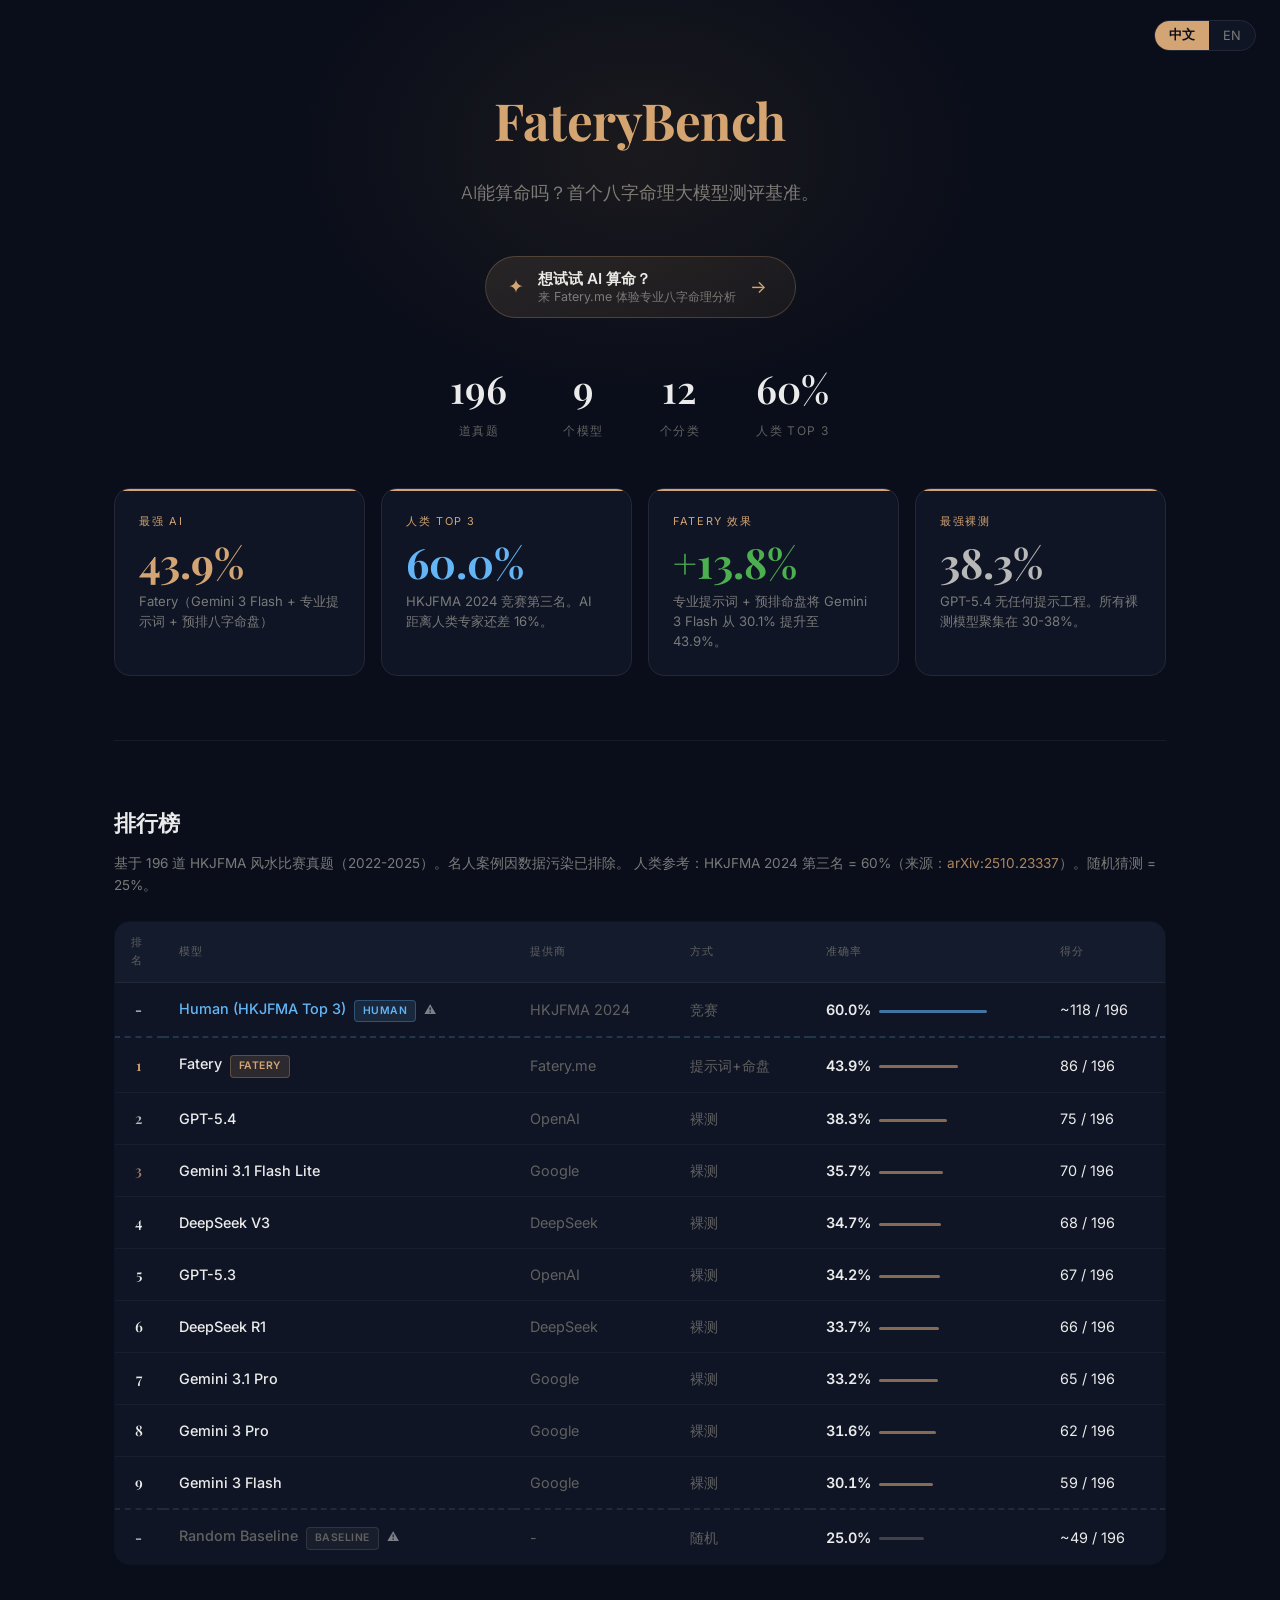
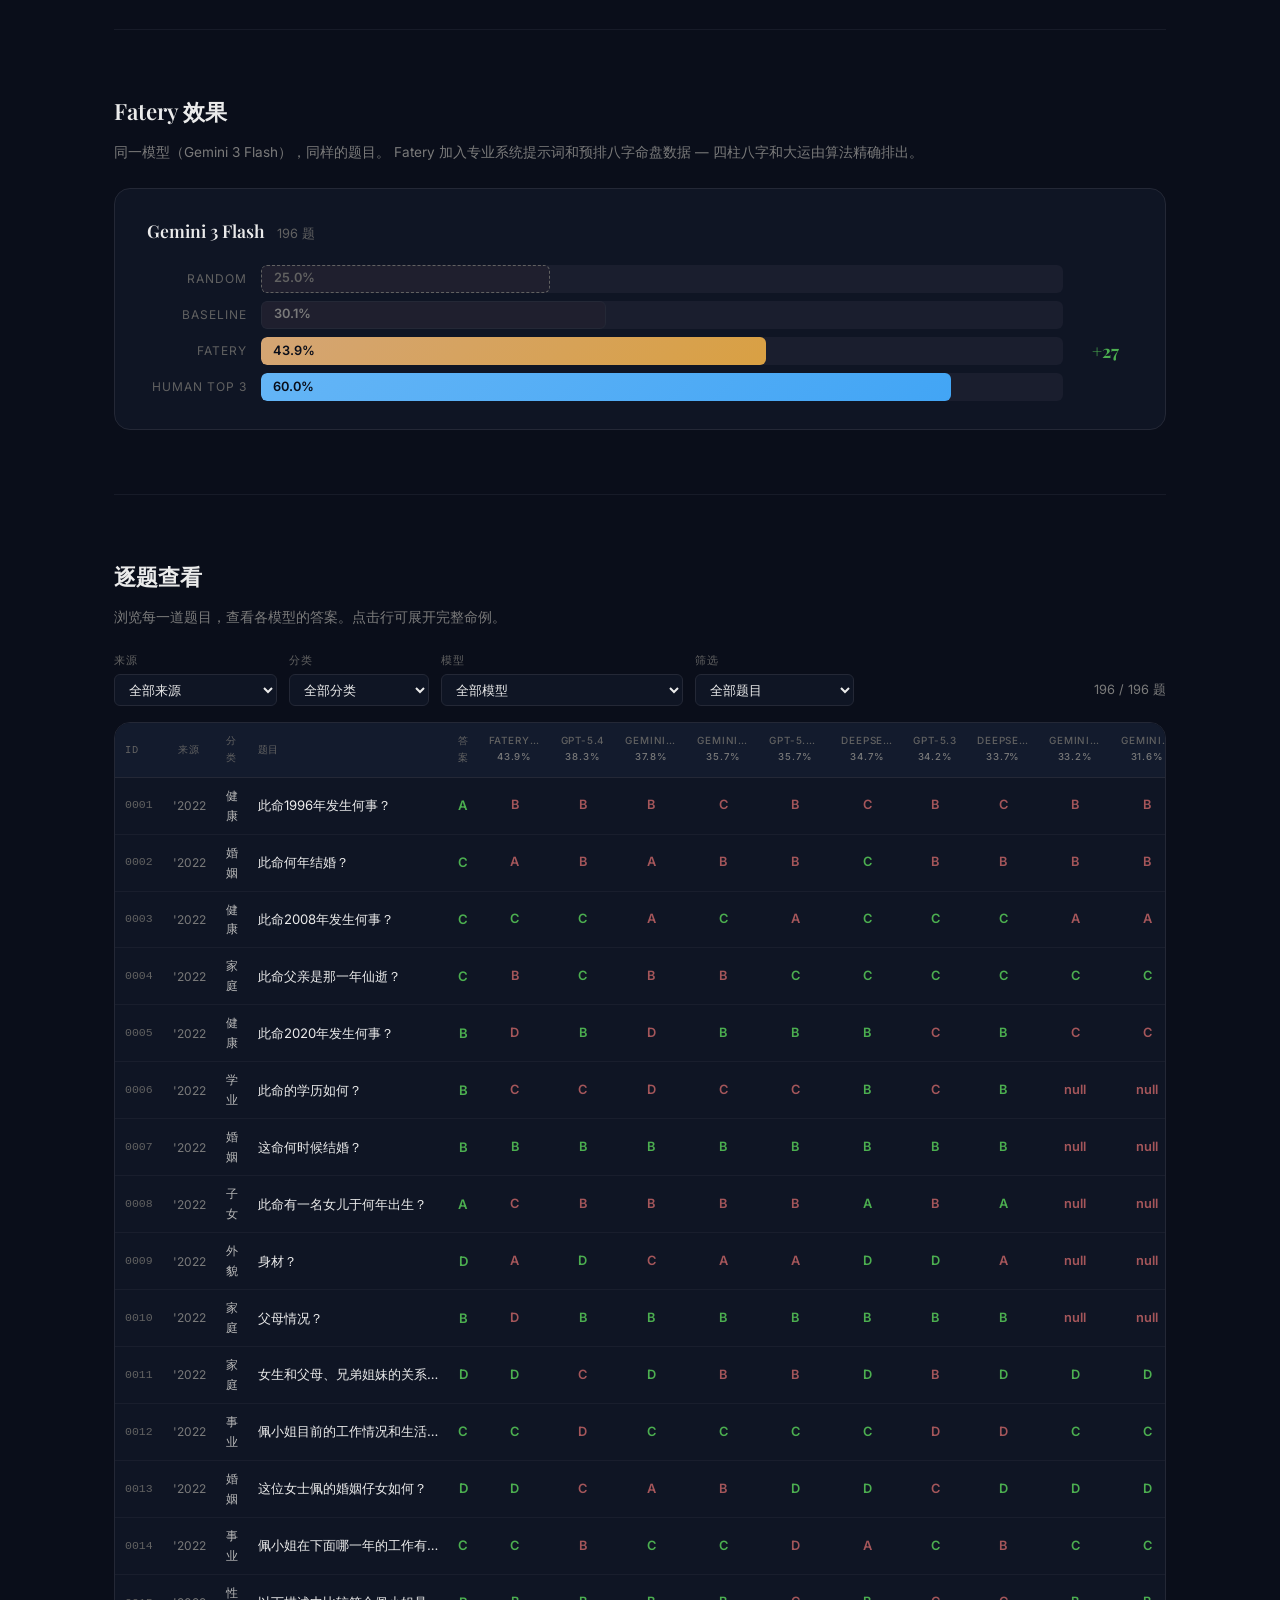
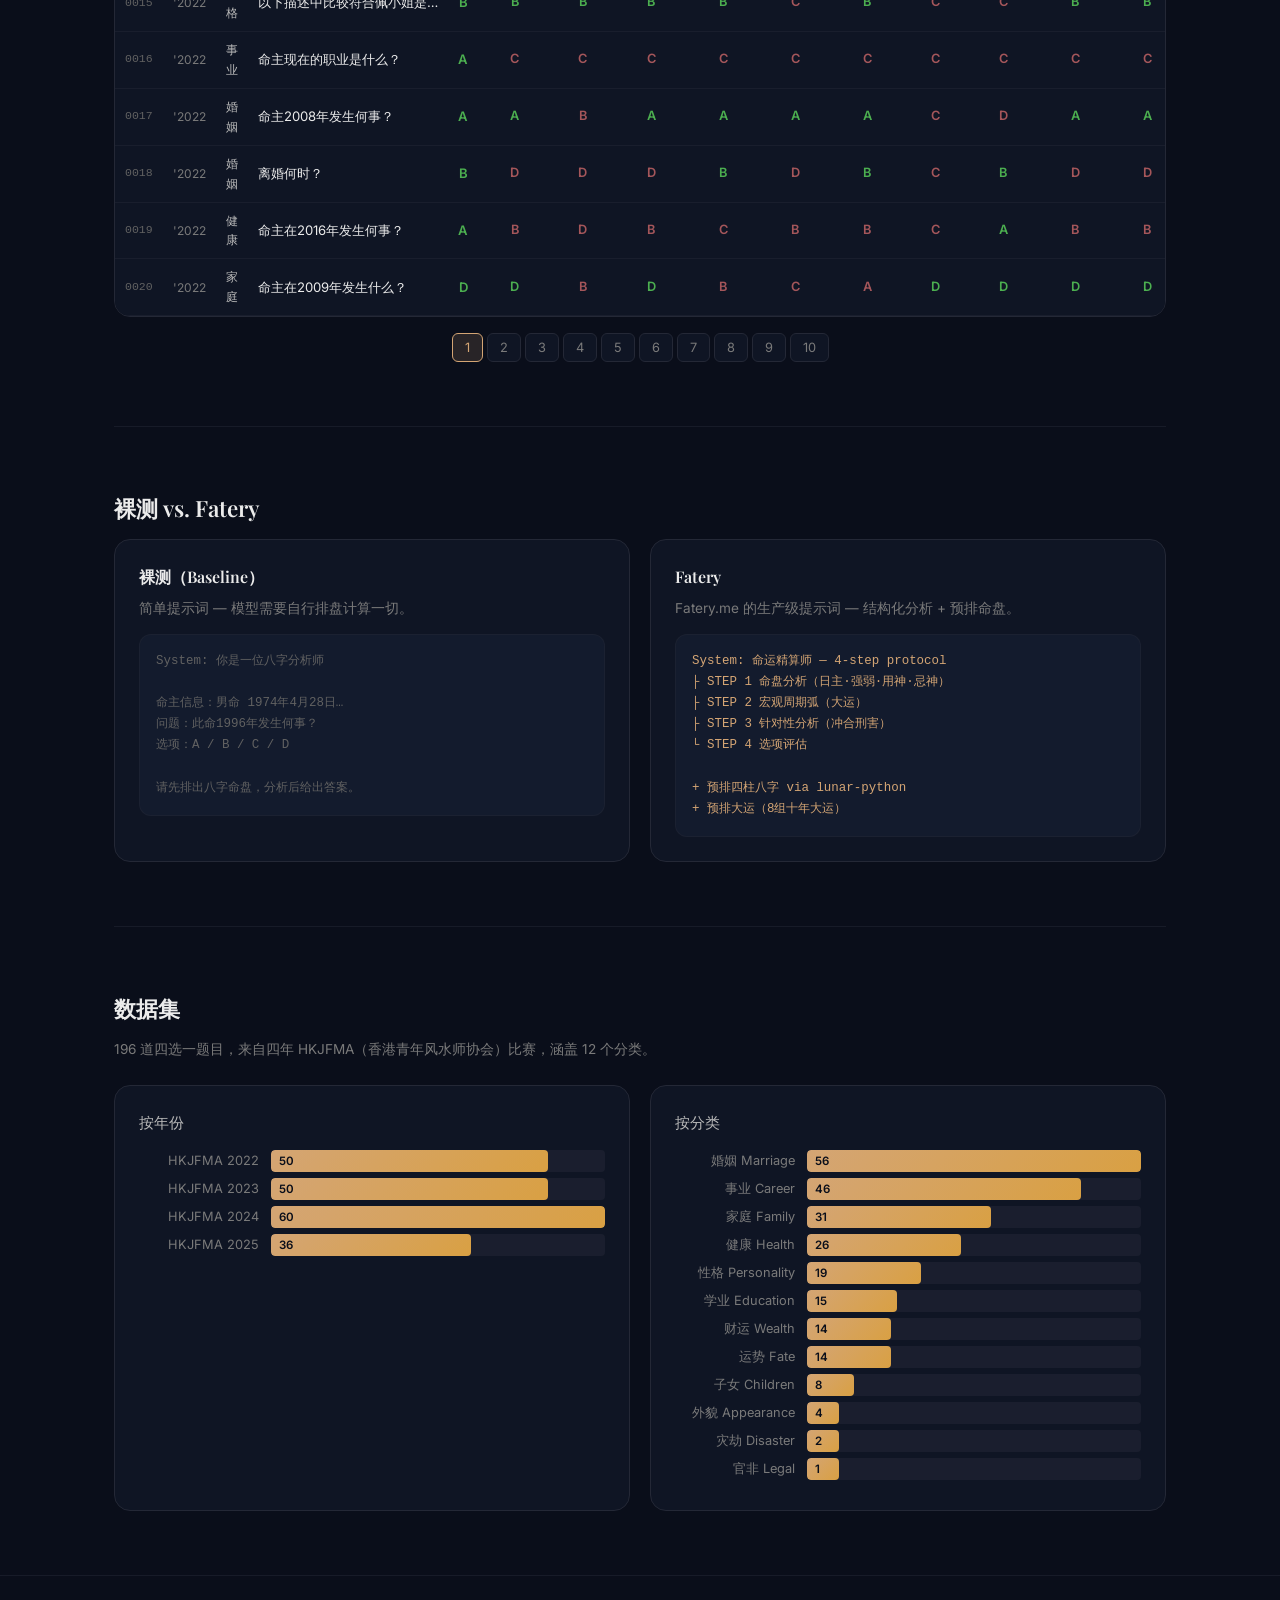
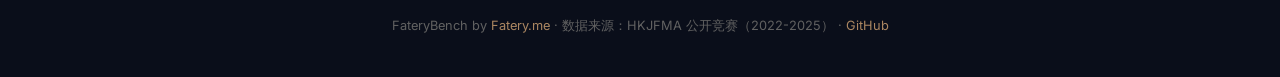
<file: docs/index.html>
<!DOCTYPE html>
<html lang="zh">
<head>
  <meta charset="UTF-8">
  <meta name="viewport" content="width=device-width, initial-scale=1.0">
  <title>FateryBench — AI算命大模型测评</title>
  <meta name="description" content="FateryBench：首个八字命理大模型测评基准。196道香港风水比赛真题（HKJFMA 2022-2025），看哪个AI最准。">
  <link rel="stylesheet" href="style.css">
</head>
<body>

<!-- Language Toggle -->
<div class="lang-toggle">
  <button class="lang-btn active" data-lang="zh">中文</button>
  <button class="lang-btn" data-lang="en">EN</button>
</div>

<header class="hero">
  <div class="container">
    <h1>FateryBench</h1>
    <p class="subtitle">
      <span data-i18n="subtitle">AI能算命吗？首个八字命理大模型测评基准。</span>
    </p>
    <a href="https://fatery.me" target="_blank" class="cta-banner">
      <span class="cta-icon">✦</span>
      <span class="cta-text">
        <strong data-i18n="cta_title">想试试 AI 算命？</strong>
        <span class="cta-sub" data-i18n="cta_sub">来 Fatery.me 体验专业八字命理分析</span>
      </span>
      <span class="cta-arrow">→</span>
    </a>
    <div class="stats-row">
      <div class="stat">
        <div class="number">196</div>
        <div class="label" data-i18n="stat_questions">道真题</div>
      </div>
      <div class="stat">
        <div class="number">9</div>
        <div class="label" data-i18n="stat_models">个模型</div>
      </div>
      <div class="stat">
        <div class="number">12</div>
        <div class="label" data-i18n="stat_categories">个分类</div>
      </div>
      <div class="stat">
        <div class="number">60%</div>
        <div class="label" data-i18n="stat_human">人类 Top 3</div>
      </div>
    </div>
  </div>
</header>

<main class="container">

  <!-- Key Finding -->
  <section id="finding">
    <div class="findings-grid">
      <div class="finding-card">
        <div class="finding-label" data-i18n="finding_best_ai_label">最强 AI</div>
        <div class="finding-stat">43.9%</div>
        <div class="finding-desc" data-i18n="finding_best_ai_desc">Fatery（Gemini 3 Flash + 专业提示词 + 预排八字命盘）</div>
      </div>
      <div class="finding-card">
        <div class="finding-label" data-i18n="finding_human_label">人类 Top 3</div>
        <div class="finding-stat blue">60.0%</div>
        <div class="finding-desc" data-i18n="finding_human_desc">HKJFMA 2024 竞赛第三名。AI 距离人类专家还差 16%。</div>
      </div>
      <div class="finding-card">
        <div class="finding-label" data-i18n="finding_fatery_label">Fatery 效果</div>
        <div class="finding-stat green">+13.8%</div>
        <div class="finding-desc" data-i18n="finding_fatery_desc">专业提示词 + 预排命盘将 Gemini 3 Flash 从 30.1% 提升至 43.9%。</div>
      </div>
      <div class="finding-card">
        <div class="finding-label" data-i18n="finding_baseline_label">最强裸测</div>
        <div class="finding-stat dim">38.3%</div>
        <div class="finding-desc" data-i18n="finding_baseline_desc">GPT-5.4 无任何提示工程。所有裸测模型聚集在 30-38%。</div>
      </div>
    </div>
  </section>

  <hr class="section-divider">

  <!-- Leaderboard -->
  <section id="leaderboard">
    <h2 class="section-title" data-i18n="leaderboard_title">排行榜</h2>
    <p class="section-note" data-i18n="leaderboard_note">
      基于 196 道 HKJFMA 风水比赛真题（2022-2025）。名人案例因数据污染已排除。
      人类参考：HKJFMA 2024 第三名 = 60%（来源：<a href="https://arxiv.org/abs/2510.23337" target="_blank">arXiv:2510.23337</a>）。随机猜测 = 25%。
    </p>
    <table class="leaderboard-table" id="leaderboardTable">
      <thead>
        <tr>
          <th data-i18n="th_rank">排名</th>
          <th data-i18n="th_model">模型</th>
          <th data-i18n="th_provider">提供商</th>
          <th data-i18n="th_approach">方式</th>
          <th data-i18n="th_accuracy">准确率</th>
          <th data-i18n="th_score">得分</th>
        </tr>
      </thead>
      <tbody id="leaderboardBody"></tbody>
    </table>
  </section>

  <hr class="section-divider">

  <!-- Fatery Lift -->
  <section id="lift">
    <h2 class="section-title" data-i18n="lift_title">Fatery 效果</h2>
    <p class="section-note" data-i18n="lift_note">
      同一模型（Gemini 3 Flash），同样的题目。
      Fatery 加入专业系统提示词和预排八字命盘数据 — 四柱八字和大运由算法精确排出。
    </p>
    <div class="lift-card" id="liftCard"></div>
  </section>

  <hr class="section-divider">

  <!-- Results Explorer -->
  <section id="explorer">
    <h2 class="section-title" data-i18n="explorer_title">逐题查看</h2>
    <p class="section-note" data-i18n="explorer_note">
      浏览每一道题目，查看各模型的答案。点击行可展开完整命例。
    </p>

    <!-- Filters -->
    <div class="explorer-filters">
      <div class="filter-group">
        <label data-i18n="filter_source">来源</label>
        <select id="filterSource">
          <option value="all" data-i18n="filter_all_sources">全部来源</option>
        </select>
      </div>
      <div class="filter-group">
        <label data-i18n="filter_category">分类</label>
        <select id="filterCategory">
          <option value="all" data-i18n="filter_all_categories">全部分类</option>
        </select>
      </div>
      <div class="filter-group">
        <label data-i18n="filter_model">模型</label>
        <select id="filterModel">
          <option value="all" data-i18n="filter_all_models">全部模型</option>
        </select>
      </div>
      <div class="filter-group">
        <label data-i18n="filter_show">筛选</label>
        <select id="filterCorrectness">
          <option value="all" data-i18n="filter_all_q">全部题目</option>
          <option value="hard" data-i18n="filter_hard">最难（无模型答对）</option>
          <option value="easy" data-i18n="filter_easy">最简单（全部答对）</option>
          <option value="fatery-only" data-i18n="filter_fatery_only">仅 Fatery 答对</option>
        </select>
      </div>
      <div class="filter-stats" id="filterStats"></div>
    </div>

    <!-- Explorer Table -->
    <div class="explorer-table-wrap">
      <table class="explorer-table" id="explorerTable">
        <thead>
          <tr>
            <th class="col-id">ID</th>
            <th class="col-source" data-i18n="col_source">来源</th>
            <th class="col-cat" data-i18n="col_category">分类</th>
            <th class="col-question" data-i18n="col_question">题目</th>
            <th class="col-answer" data-i18n="col_answer">答案</th>
            <th class="col-models" id="modelHeaders"></th>
          </tr>
        </thead>
        <tbody id="explorerBody"></tbody>
      </table>
    </div>

    <div class="explorer-pagination" id="explorerPagination"></div>
  </section>

  <hr class="section-divider">

  <!-- How it works -->
  <section id="approach">
    <h2 class="section-title" data-i18n="approach_title">裸测 vs. Fatery</h2>
    <div class="approach-grid">
      <div class="approach-card">
        <h3 data-i18n="approach_baseline">裸测（Baseline）</h3>
        <p class="desc" data-i18n="approach_baseline_desc">简单提示词 — 模型需要自行排盘计算一切。</p>
        <div class="code-block muted">
          System: 你是一位八字分析师<br><br>
          命主信息：男命 1974年4月28日…<br>
          问题：此命1996年发生何事？<br>
          选项：A / B / C / D<br><br>
          请先排出八字命盘，分析后给出答案。
        </div>
      </div>
      <div class="approach-card">
        <h3>Fatery</h3>
        <p class="desc" data-i18n="approach_fatery_desc">Fatery.me 的生产级提示词 — 结构化分析 + 预排命盘。</p>
        <div class="code-block accent">
          System: 命运精算师 — 4-step protocol<br>
          ├ STEP 1  命盘分析（日主·强弱·用神·忌神）<br>
          ├ STEP 2  宏观周期弧（大运）<br>
          ├ STEP 3  针对性分析（冲合刑害）<br>
          └ STEP 4  选项评估<br><br>
          + 预排四柱八字 via lunar-python<br>
          + 预排大运（8组十年大运）
        </div>
      </div>
    </div>
  </section>

  <hr class="section-divider">

  <!-- Dataset -->
  <section id="dataset">
    <h2 class="section-title" data-i18n="dataset_title">数据集</h2>
    <p class="section-note" data-i18n="dataset_note">
      196 道四选一题目，来自四年 HKJFMA（香港青年风水师协会）比赛，涵盖 12 个分类。
    </p>
    <div class="charts-grid">
      <div class="chart-card">
        <h3 data-i18n="chart_by_source">按年份</h3>
        <div class="bar-chart" id="sourceChart"></div>
      </div>
      <div class="chart-card">
        <h3 data-i18n="chart_by_category">按分类</h3>
        <div class="bar-chart" id="categoryChart"></div>
      </div>
    </div>
  </section>

</main>

<footer>
  <div class="container">
    <p>
      FateryBench by <a href="https://fatery.me" target="_blank">Fatery.me</a>
      &middot; <span data-i18n="footer_data">数据来源：HKJFMA 公开竞赛（2022-2025）</span>
      &middot; <a href="https://github.com/Vitozhu04/fatery-bench" target="_blank">GitHub</a>
    </p>
  </div>
</footer>

<script src="data.js"></script>
<script src="details_data.js"></script>
<script>
(function() {
  'use strict';

  /* ============================
     i18n
     ============================ */
  var currentLang = 'zh';

  var translations = {
    en: {
      subtitle: "Can AI master the Four Pillars of Destiny? The first benchmark for Chinese metaphysics prediction.",
      cta_title: "Want to try AI fortune-telling?",
      cta_sub: "Try professional BaZi analysis at Fatery.me",
      stat_questions: "Questions",
      stat_models: "Models",
      stat_categories: "Categories",
      stat_human: "Human Top 3",
      finding_best_ai_label: "Best AI",
      finding_best_ai_desc: "Fatery (Gemini 3 Flash + prompt engineering + pre-computed BaZi chart)",
      finding_human_label: "Human Top 3",
      finding_human_desc: "HKJFMA 2024 competition 3rd place. AI still 16% behind human experts.",
      finding_fatery_label: "Fatery Effect",
      finding_fatery_desc: "Prompt engineering + chart data lifts Gemini 3 Flash from 30.1% to 43.9%.",
      finding_baseline_label: "Best Baseline",
      finding_baseline_desc: "GPT-5.4 without any prompt engineering. All baselines cluster 30-38%.",
      leaderboard_title: "Leaderboard",
      leaderboard_note: 'Scored on 196 HKJFMA competition questions (2022-2025). Celebrity cases excluded due to data contamination. Human reference: HKJFMA 2024 3rd place = 60% (source: <a href="https://arxiv.org/abs/2510.23337" target="_blank">arXiv:2510.23337</a>). Random baseline = 25%.',
      th_rank: "Rank",
      th_model: "Model",
      th_provider: "Provider",
      th_approach: "Approach",
      th_accuracy: "Accuracy",
      th_score: "Score",
      lift_title: "The Fatery Effect",
      lift_note: "Same model (Gemini 3 Flash), same questions. Fatery adds a professional system prompt and pre-computed BaZi chart data — four pillars and Da Yun cycles calculated by a deterministic algorithm.",
      explorer_title: "Results Explorer",
      explorer_note: "Browse every question and see how each model answered. Click a row to expand the full case.",
      filter_source: "Source",
      filter_all_sources: "All Sources",
      filter_category: "Category",
      filter_all_categories: "All Categories",
      filter_model: "Model Focus",
      filter_all_models: "All Models",
      filter_show: "Show",
      filter_all_q: "All Questions",
      filter_hard: "Hardest (no model correct)",
      filter_easy: "Easiest (all models correct)",
      filter_fatery_only: "Only Fatery correct",
      col_source: "Source",
      col_category: "Category",
      col_question: "Question",
      col_answer: "Answer",
      approach_title: "Baseline vs. Fatery",
      approach_baseline: "Baseline",
      approach_baseline_desc: "Simple prompt — the model must calculate everything from scratch.",
      approach_fatery_desc: "Production prompt from Fatery.me — structured analysis with pre-computed chart.",
      dataset_title: "Dataset",
      dataset_note: "196 multiple-choice questions from four years of HKJFMA (Hong Kong Junior Feng Shui Masters Association) competitions across 12 categories.",
      chart_by_source: "By Source",
      chart_by_category: "By Category",
      footer_data: "Data from public HKJFMA competitions (2022-2025)",
      // Leaderboard dynamic
      approach_competition: "Competition",
      approach_random: "Random",
      approach_prompt_chart: "Prompt + Chart",
      approach_baseline_label: "Baseline",
      // Explorer dynamic
      detail_model_answers: "Model Answers",
      detail_correct: "Correct",
      detail_wrong: "Wrong",
      questions_suffix: "questions",
    },
    zh: {
      subtitle: "AI能算命吗？首个八字命理大模型测评基准。",
      cta_title: "想试试 AI 算命？",
      cta_sub: "来 Fatery.me 体验专业八字命理分析",
      stat_questions: "道真题",
      stat_models: "个模型",
      stat_categories: "个分类",
      stat_human: "人类 Top 3",
      finding_best_ai_label: "最强 AI",
      finding_best_ai_desc: "Fatery（Gemini 3 Flash + 专业提示词 + 预排八字命盘）",
      finding_human_label: "人类 Top 3",
      finding_human_desc: "HKJFMA 2024 竞赛第三名。AI 距离人类专家还差 16%。",
      finding_fatery_label: "Fatery 效果",
      finding_fatery_desc: "专业提示词 + 预排命盘将 Gemini 3 Flash 从 30.1% 提升至 43.9%。",
      finding_baseline_label: "最强裸测",
      finding_baseline_desc: "GPT-5.4 无任何提示工程。所有裸测模型聚集在 30-38%。",
      leaderboard_title: "排行榜",
      leaderboard_note: '基于 196 道 HKJFMA 风水比赛真题（2022-2025）。名人案例因数据污染已排除。人类参考：HKJFMA 2024 第三名 = 60%（来源：<a href="https://arxiv.org/abs/2510.23337" target="_blank">arXiv:2510.23337</a>）。随机猜测 = 25%。',
      th_rank: "排名",
      th_model: "模型",
      th_provider: "提供商",
      th_approach: "方式",
      th_accuracy: "准确率",
      th_score: "得分",
      lift_title: "Fatery 效果",
      lift_note: "同一模型（Gemini 3 Flash），同样的题目。Fatery 加入专业系统提示词和预排八字命盘数据 — 四柱八字和大运由算法精确排出。",
      explorer_title: "逐题查看",
      explorer_note: "浏览每一道题目，查看各模型的答案。点击行可展开完整命例。",
      filter_source: "来源",
      filter_all_sources: "全部来源",
      filter_category: "分类",
      filter_all_categories: "全部分类",
      filter_model: "模型",
      filter_all_models: "全部模型",
      filter_show: "筛选",
      filter_all_q: "全部题目",
      filter_hard: "最难（无模型答对）",
      filter_easy: "最简单（全部答对）",
      filter_fatery_only: "仅 Fatery 答对",
      col_source: "来源",
      col_category: "分类",
      col_question: "题目",
      col_answer: "答案",
      approach_title: "裸测 vs. Fatery",
      approach_baseline: "裸测（Baseline）",
      approach_baseline_desc: "简单提示词 — 模型需要自行排盘计算一切。",
      approach_fatery_desc: "Fatery.me 的生产级提示词 — 结构化分析 + 预排命盘。",
      dataset_title: "数据集",
      dataset_note: "196 道四选一题目，来自四年 HKJFMA（香港青年风水师协会）比赛，涵盖 12 个分类。",
      chart_by_source: "按年份",
      chart_by_category: "按分类",
      footer_data: "数据来源：HKJFMA 公开竞赛（2022-2025）",
      approach_competition: "竞赛",
      approach_random: "随机",
      approach_prompt_chart: "提示词+命盘",
      approach_baseline_label: "裸测",
      detail_model_answers: "模型答案",
      detail_correct: "正确",
      detail_wrong: "错误",
      questions_suffix: "题",
    }
  };

  function t(key) {
    return (translations[currentLang] && translations[currentLang][key]) || key;
  }

  function applyLanguage() {
    // Update all data-i18n elements
    document.querySelectorAll('[data-i18n]').forEach(function(el) {
      var key = el.getAttribute('data-i18n');
      var val = translations[currentLang][key];
      if (val) el.innerHTML = val;
    });

    // Update page title and meta
    document.title = currentLang === 'zh'
      ? 'FateryBench — AI算命大模型测评'
      : 'FateryBench — Chinese Metaphysics LLM Benchmark';
    document.documentElement.lang = currentLang === 'zh' ? 'zh' : 'en';

    // Re-render dynamic content
    renderLeaderboard();
    renderLift();
    renderExplorerPage();
  }

  // Language toggle buttons
  document.querySelectorAll('.lang-btn').forEach(function(btn) {
    btn.addEventListener('click', function() {
      var lang = this.getAttribute('data-lang');
      if (lang === currentLang) return;
      currentLang = lang;
      document.querySelectorAll('.lang-btn').forEach(function(b) { b.classList.remove('active'); });
      this.classList.add('active');
      applyLanguage();
    });
  });

  /* --- Leaderboard --- */
  function renderLeaderboard() {
    var tbody = document.getElementById('leaderboardBody');
    var rows = BENCHMARK_DATA.results.slice().sort(function(a, b) { return b.accuracy - a.accuracy; });

    var modelRank = 0;
    tbody.innerHTML = rows.map(function(r) {
      var isHuman = r.isHuman;
      var isRandom = r.isRandom;
      var isRef = isHuman || isRandom;
      if (!isRef) modelRank++;
      var rank = modelRank;
      var rankClass = isRef ? '' : (rank <= 3 ? 'rank-' + rank : '');
      var accStr = (r.accuracy * 100).toFixed(1) + '%';
      var barW = Math.max(r.accuracy * 180, 0);
      var badge = r.isFatery ? '<span class="fatery-badge">Fatery</span>' : '';
      var humanBadge = isHuman ? '<span class="human-badge">Human</span>' : '';
      var randomBadge = isRandom ? '<span class="random-badge">Baseline</span>' : '';
      var approach = isHuman ? t('approach_competition') : (isRandom ? t('approach_random') : (r.isFatery ? t('approach_prompt_chart') : t('approach_baseline_label')));
      var note = r.note ? ' <span class="note-icon" title="' + r.note + '">&#9888;</span>' : '';
      var rowClass = isHuman ? 'human-row' : (isRandom ? 'random-row' : '');
      var scoreStr = r.correct + ' / ' + r.total;
      var displayRank = isRef ? '-' : rank;
      var barClass = isHuman ? ' human' : (isRandom ? ' random' : '');

      return '<tr class="' + rowClass + '">'
        + '<td class="rank ' + rankClass + '">' + displayRank + '</td>'
        + '<td><span class="model-name">' + r.model + '</span>' + badge + humanBadge + randomBadge + note + '</td>'
        + '<td class="model-provider">' + r.provider + '</td>'
        + '<td class="approach-label">' + approach + '</td>'
        + '<td class="accuracy-cell">' + accStr + '<span class="accuracy-bar' + barClass + '" style="width:' + barW + 'px"></span></td>'
        + '<td>' + scoreStr + '</td>'
        + '</tr>';
    }).join('');
  }

  /* --- Lift --- */
  function renderLift() {
    var card = document.getElementById('liftCard');
    var d = BENCHMARK_DATA.fateryLift;
    var scale = 0.70;
    var rPct = (0.25 / scale * 100).toFixed(0);
    var bPct = (d.baseline.accuracy / scale * 100).toFixed(0);
    var fPct = (d.fatery.accuracy / scale * 100).toFixed(0);
    var hPct = (0.60 / scale * 100).toFixed(0);

    card.innerHTML = '<div class="lift-header">'
      + '<span class="lift-model">' + d.model + '</span>'
      + '<span class="lift-sub">' + d.total + ' ' + t('questions_suffix') + '</span>'
      + '</div>'
      + '<div class="lift-bars">'
      + '<div class="lift-row">'
      + '  <span class="lift-row-label">Random</span>'
      + '  <div class="lift-bar-track"><div class="lift-bar-fill random-bar" style="width:' + rPct + '%"><span>25.0%</span></div></div>'
      + '  <span style="width:56px"></span>'
      + '</div>'
      + '<div class="lift-row">'
      + '  <span class="lift-row-label">Baseline</span>'
      + '  <div class="lift-bar-track"><div class="lift-bar-fill baseline" style="width:' + bPct + '%"><span>' + (d.baseline.accuracy * 100).toFixed(1) + '%</span></div></div>'
      + '  <span style="width:56px"></span>'
      + '</div>'
      + '<div class="lift-row">'
      + '  <span class="lift-row-label">Fatery</span>'
      + '  <div class="lift-bar-track"><div class="lift-bar-fill fatery" style="width:' + fPct + '%"><span>' + (d.fatery.accuracy * 100).toFixed(1) + '%</span></div></div>'
      + '  <span class="lift-delta">+' + d.delta + '</span>'
      + '</div>'
      + '<div class="lift-row">'
      + '  <span class="lift-row-label">Human Top 3</span>'
      + '  <div class="lift-bar-track"><div class="lift-bar-fill human-bar" style="width:' + hPct + '%"><span>60.0%</span></div></div>'
      + '  <span style="width:56px"></span>'
      + '</div>'
      + '</div>';
  }

  /* --- Bar Charts --- */
  function renderBarChart(id, data) {
    var el = document.getElementById(id);
    var max = Math.max.apply(null, Object.values(data));
    el.innerHTML = Object.entries(data).map(function(e) {
      var pct = (e[1] / max * 100).toFixed(0);
      return '<div class="bar-item">'
        + '<span class="bar-label">' + e[0] + '</span>'
        + '<div class="bar-track"><div class="bar-fill" style="width:' + pct + '%">' + e[1] + '</div></div>'
        + '</div>';
    }).join('');
  }

  /* ============================
     Results Explorer
     ============================ */
  var PAGE_SIZE = 20;
  var currentPage = 0;
  var filteredQuestions = [];

  function getModels() {
    return typeof DETAIL_DATA !== 'undefined' ? DETAIL_DATA.models : [];
  }

  function getQuestions() {
    return typeof DETAIL_DATA !== 'undefined' ? DETAIL_DATA.questions : [];
  }

  function initExplorer() {
    if (typeof DETAIL_DATA === 'undefined') {
      document.getElementById('explorer').style.display = 'none';
      return;
    }

    var models = getModels();
    var questions = getQuestions();

    // Populate model headers
    var headerRow = document.querySelector('#explorerTable thead tr');
    var existingModelTh = document.getElementById('modelHeaders');
    if (existingModelTh) existingModelTh.remove();
    models.forEach(function(m) {
      var th = document.createElement('th');
      th.className = 'col-model';
      var modeLabel = m.mode === 'fatery' ? ' (F)' : '';
      th.innerHTML = '<span class="model-col-name">' + m.name + modeLabel + '</span>'
        + '<span class="model-col-acc">' + (m.accuracy * 100).toFixed(1) + '%</span>';
      headerRow.appendChild(th);
    });

    // Populate filter dropdowns
    var sources = {};
    var categories = {};
    questions.forEach(function(q) {
      sources[q.source] = (sources[q.source] || 0) + 1;
      categories[q.category] = (categories[q.category] || 0) + 1;
    });

    var srcSelect = document.getElementById('filterSource');
    Object.keys(sources).sort().forEach(function(s) {
      var opt = document.createElement('option');
      opt.value = s;
      opt.textContent = s + ' (' + sources[s] + ')';
      srcSelect.appendChild(opt);
    });

    var catSelect = document.getElementById('filterCategory');
    Object.keys(categories).sort().forEach(function(c) {
      var opt = document.createElement('option');
      opt.value = c;
      opt.textContent = c + ' (' + categories[c] + ')';
      catSelect.appendChild(opt);
    });

    var modelSelect = document.getElementById('filterModel');
    models.forEach(function(m) {
      var opt = document.createElement('option');
      opt.value = m.key;
      var modeLabel = m.mode === 'fatery' ? ' (Fatery)' : '';
      opt.textContent = m.name + modeLabel + ' — ' + (m.accuracy * 100).toFixed(1) + '%';
      modelSelect.appendChild(opt);
    });

    ['filterSource', 'filterCategory', 'filterModel', 'filterCorrectness'].forEach(function(id) {
      document.getElementById(id).addEventListener('change', function() {
        currentPage = 0;
        applyFilters();
      });
    });

    applyFilters();
  }

  function applyFilters() {
    var questions = getQuestions();
    var models = getModels();
    var srcVal = document.getElementById('filterSource').value;
    var catVal = document.getElementById('filterCategory').value;
    var modelVal = document.getElementById('filterModel').value;
    var correctVal = document.getElementById('filterCorrectness').value;

    filteredQuestions = questions.filter(function(q) {
      if (srcVal !== 'all' && q.source !== srcVal) return false;
      if (catVal !== 'all' && q.category !== catVal) return false;

      if (correctVal === 'hard') {
        var anyCorrect = models.some(function(m) {
          return q.models[m.key] && q.models[m.key].correct;
        });
        if (anyCorrect) return false;
      } else if (correctVal === 'easy') {
        var allCorrect = models.every(function(m) {
          return q.models[m.key] && q.models[m.key].correct;
        });
        if (!allCorrect) return false;
      } else if (correctVal === 'fatery-only') {
        var fateryCorrect = q.models['fatery'] && q.models['fatery'].correct;
        if (!fateryCorrect) return false;
        var othersAllWrong = models.filter(function(m) { return m.key !== 'fatery'; }).every(function(m) {
          return !q.models[m.key] || !q.models[m.key].correct;
        });
        if (!othersAllWrong) return false;
      }

      return true;
    });

    var statsEl = document.getElementById('filterStats');
    statsEl.textContent = filteredQuestions.length + ' / ' + questions.length + ' ' + t('questions_suffix');

    renderExplorerPage();
  }

  function renderExplorerPage() {
    var models = getModels();
    var tbody = document.getElementById('explorerBody');
    if (!tbody) return;
    var start = currentPage * PAGE_SIZE;
    var end = Math.min(start + PAGE_SIZE, filteredQuestions.length);
    var pageQuestions = filteredQuestions.slice(start, end);

    tbody.innerHTML = pageQuestions.map(function(q) {
      var modelCells = models.map(function(m) {
        var ans = q.models[m.key];
        if (!ans || ans.predicted === '-') {
          return '<td class="model-cell empty">-</td>';
        }
        var cls = ans.correct ? 'correct' : 'wrong';
        return '<td class="model-cell ' + cls + '">' + ans.predicted + '</td>';
      }).join('');

      return '<tr class="explorer-row" data-qid="' + q.id + '">'
        + '<td class="col-id">' + q.id.replace('fb_', '') + '</td>'
        + '<td class="col-source">' + q.source.replace('HKJFMA ', "'") + '</td>'
        + '<td class="col-cat">' + q.category + '</td>'
        + '<td class="col-question">' + truncate(q.question, 40) + '</td>'
        + '<td class="col-answer correct-answer">' + q.answer + '</td>'
        + modelCells
        + '</tr>'
        + '<tr class="explorer-detail" id="detail-' + q.id + '" style="display:none">'
        + '<td colspan="' + (5 + models.length) + '">'
        + renderQuestionDetail(q, models)
        + '</td>'
        + '</tr>';
    }).join('');

    var rows = tbody.querySelectorAll('.explorer-row');
    rows.forEach(function(row) {
      row.addEventListener('click', function() {
        var qid = this.getAttribute('data-qid');
        var detail = document.getElementById('detail-' + qid);
        if (detail) {
          var isVisible = detail.style.display !== 'none';
          detail.style.display = isVisible ? 'none' : 'table-row';
          this.classList.toggle('expanded', !isVisible);
        }
      });
    });

    renderPagination();
  }

  function renderQuestionDetail(q, models) {
    var optionsHtml = q.options.map(function(o) {
      var letter = o.charAt(0);
      var isCorrect = letter === q.answer;
      var cls = isCorrect ? 'detail-option correct' : 'detail-option';
      var check = isCorrect ? ' &#10003;' : '';
      return '<div class="' + cls + '">' + o + check + '</div>';
    }).join('');

    var modelResultsHtml = models.map(function(m) {
      var ans = q.models[m.key];
      if (!ans || ans.predicted === '-') return '';
      var cls = ans.correct ? 'correct' : 'wrong';
      var modeLabel = m.mode === 'fatery' ? ' (Fatery)' : '';
      return '<div class="detail-model-result ' + cls + '">'
        + '<span class="detail-model-name">' + m.name + modeLabel + '</span>'
        + '<span class="detail-model-answer">' + ans.predicted + '</span>'
        + '<span class="detail-model-status">' + (ans.correct ? t('detail_correct') : t('detail_wrong')) + '</span>'
        + '</div>';
    }).join('');

    return '<div class="detail-content">'
      + '<div class="detail-left">'
      + '<div class="detail-birth">' + q.birth + '</div>'
      + '<div class="detail-q">' + q.question + '</div>'
      + '<div class="detail-options">' + optionsHtml + '</div>'
      + '</div>'
      + '<div class="detail-right">'
      + '<div class="detail-models-title">' + t('detail_model_answers') + '</div>'
      + '<div class="detail-models-list">' + modelResultsHtml + '</div>'
      + '</div>'
      + '</div>';
  }

  function renderPagination() {
    var el = document.getElementById('explorerPagination');
    var totalPages = Math.ceil(filteredQuestions.length / PAGE_SIZE);
    if (totalPages <= 1) {
      el.innerHTML = '';
      return;
    }

    var buttons = [];
    for (var i = 0; i < totalPages; i++) {
      var cls = i === currentPage ? 'page-btn active' : 'page-btn';
      buttons.push('<button class="' + cls + '" data-page="' + i + '">' + (i + 1) + '</button>');
    }
    el.innerHTML = buttons.join('');

    el.querySelectorAll('.page-btn').forEach(function(btn) {
      btn.addEventListener('click', function() {
        currentPage = parseInt(this.getAttribute('data-page'));
        renderExplorerPage();
        document.getElementById('explorer').scrollIntoView({ behavior: 'smooth' });
      });
    });
  }

  function truncate(str, len) {
    return str.length > len ? str.substring(0, len) + '...' : str;
  }

  /* --- Init --- */
  renderLeaderboard();
  renderLift();
  renderBarChart('sourceChart', BENCHMARK_DATA.dataset.sources);
  renderBarChart('categoryChart', BENCHMARK_DATA.dataset.categories);
  initExplorer();
})();
</script>

</body>
</html>
</file>
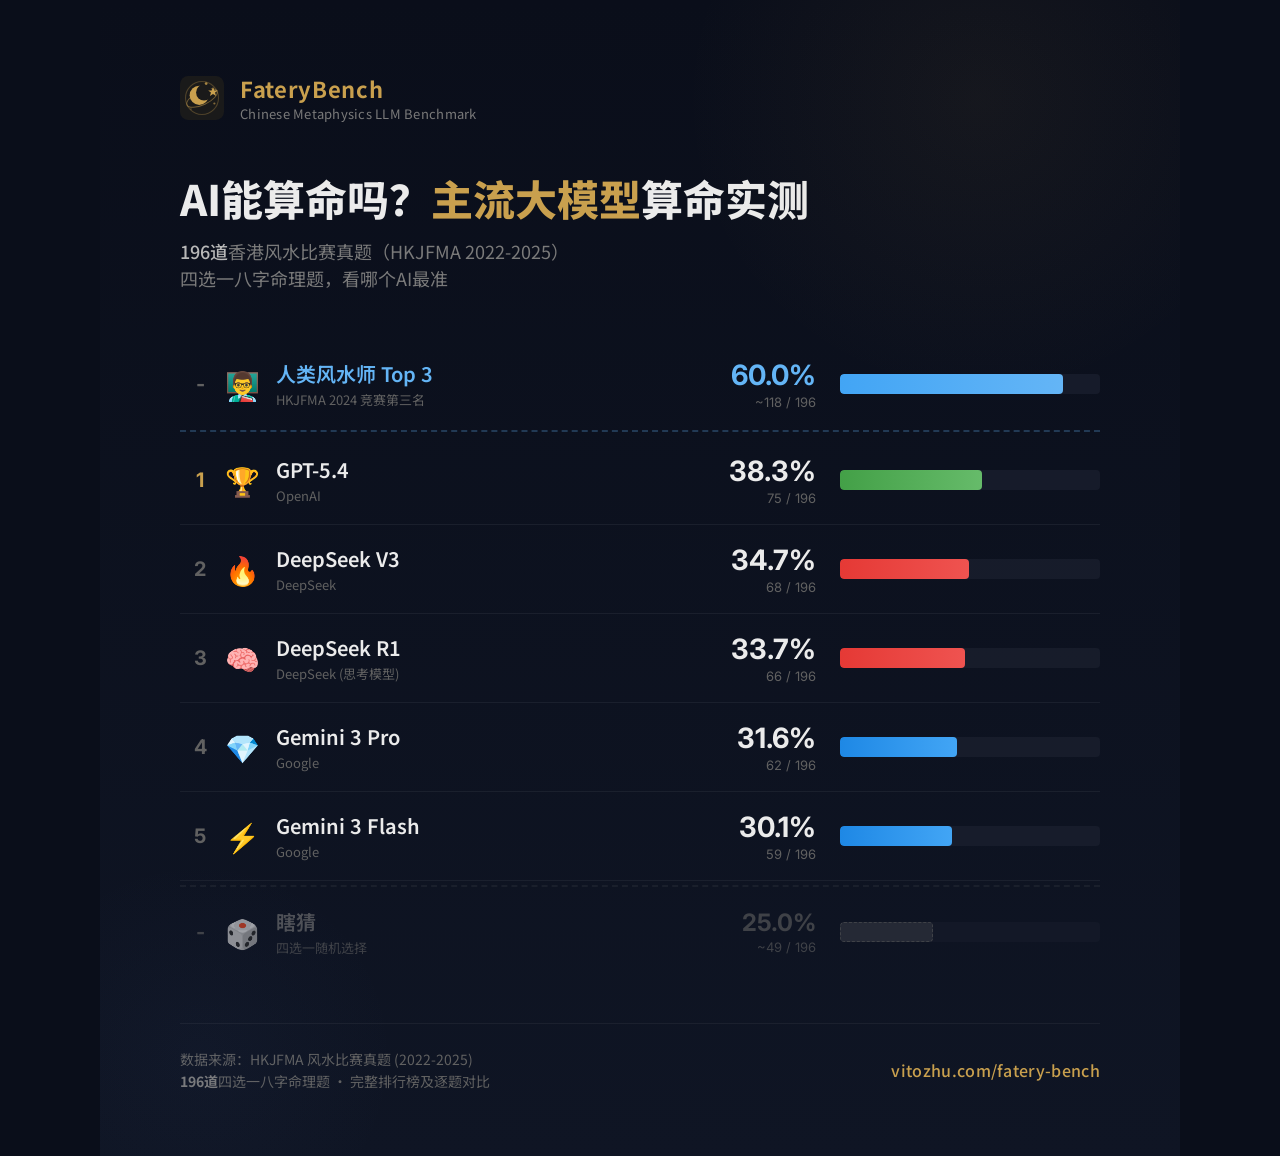
<file: docs/card.html>
<!DOCTYPE html>
<html lang="zh">
<head>
  <meta charset="UTF-8">
  <meta name="viewport" content="width=device-width, initial-scale=1.0">
  <title>FateryBench Card</title>
  <style>
    @import url('https://fonts.googleapis.com/css2?family=Inter:wght@300;400;500;600;700;800&family=Noto+Sans+SC:wght@300;400;500;600;700&display=swap');

    * { margin: 0; padding: 0; box-sizing: border-box; }

    body {
      background: #0A0E1A;
      display: flex;
      justify-content: center;
      align-items: center;
      min-height: 100vh;
      font-family: 'Noto Sans SC', 'Inter', sans-serif;
    }

    .card {
      width: 1080px;
      background: linear-gradient(180deg, #0A0E1A 0%, #0F1524 100%);
      padding: 72px 80px 64px;
      position: relative;
      overflow: hidden;
    }

    /* Decorative background glow */
    .card::before {
      content: '';
      position: absolute;
      top: -200px;
      right: -100px;
      width: 600px;
      height: 600px;
      background: radial-gradient(circle, rgba(201, 160, 78, 0.06) 0%, transparent 70%);
      pointer-events: none;
    }

    .card::after {
      content: '';
      position: absolute;
      bottom: -100px;
      left: -100px;
      width: 400px;
      height: 400px;
      background: radial-gradient(circle, rgba(91, 127, 199, 0.04) 0%, transparent 70%);
      pointer-events: none;
    }

    /* Header with logo */
    .header {
      display: flex;
      align-items: center;
      gap: 16px;
      margin-bottom: 48px;
    }

    .logo-icon {
      width: 44px;
      height: 44px;
      flex-shrink: 0;
    }

    .logo-text {
      display: flex;
      flex-direction: column;
    }

    .logo-name {
      font-size: 22px;
      font-weight: 700;
      color: #c9a04e;
      letter-spacing: 0.03em;
    }

    .logo-sub {
      font-size: 13px;
      color: #7A7A7A;
      letter-spacing: 0.02em;
    }

    /* Title */
    .title {
      font-size: 42px;
      font-weight: 800;
      color: #EBEBEB;
      line-height: 1.3;
      margin-bottom: 12px;
    }

    .title em {
      color: #c9a04e;
      font-style: normal;
    }

    .subtitle {
      font-size: 18px;
      color: #7A7A7A;
      margin-bottom: 48px;
      line-height: 1.5;
    }

    .subtitle strong {
      color: #B8B8B8;
      font-weight: 500;
    }

    /* Results section */
    .results {
      position: relative;
      z-index: 1;
    }

    .result-row {
      display: flex;
      align-items: center;
      padding: 18px 0;
      border-bottom: 1px solid rgba(36, 40, 54, 0.6);
    }

    .result-row:last-child {
      border-bottom: none;
    }

    .result-row.ref {
      opacity: 0.6;
    }

    .result-row.human {
      border-bottom: 2px dashed rgba(100, 181, 246, 0.25);
      padding-bottom: 20px;
      margin-bottom: 4px;
    }

    .result-row.random {
      border-top: 2px dashed rgba(122, 122, 122, 0.2);
      padding-top: 20px;
      margin-top: 4px;
    }

    .result-rank {
      width: 40px;
      font-size: 20px;
      font-weight: 700;
      color: #616161;
      text-align: center;
      flex-shrink: 0;
      font-family: 'Inter', sans-serif;
    }

    .result-rank.gold { color: #c9a04e; }

    .result-icon {
      width: 44px;
      font-size: 28px;
      text-align: center;
      flex-shrink: 0;
    }

    .result-info {
      flex: 1;
      margin-left: 12px;
    }

    .result-name {
      font-size: 20px;
      font-weight: 600;
      color: #EBEBEB;
    }

    .result-name.human-name {
      color: #64B5F6;
    }

    .result-name.random-name {
      color: #7A7A7A;
    }

    .result-provider {
      font-size: 13px;
      color: #616161;
      margin-top: 2px;
    }

    .result-score {
      text-align: right;
      flex-shrink: 0;
      margin-left: 20px;
    }

    .result-pct {
      font-size: 28px;
      font-weight: 700;
      color: #EBEBEB;
      font-family: 'Inter', sans-serif;
    }

    .result-pct.human-pct { color: #64B5F6; }
    .result-pct.random-pct { color: #616161; font-size: 24px; }

    .result-detail {
      font-size: 13px;
      color: #616161;
      margin-top: 2px;
      font-family: 'Inter', sans-serif;
    }

    /* Bar visualization */
    .result-bar-wrap {
      width: 260px;
      margin-left: 24px;
      flex-shrink: 0;
    }

    .result-bar-track {
      height: 20px;
      background: rgba(26, 30, 46, 0.8);
      border-radius: 4px;
      overflow: hidden;
    }

    .result-bar-fill {
      height: 100%;
      border-radius: 4px;
      transition: width 0.5s ease;
    }

    .bar-gold { background: linear-gradient(90deg, #c9a04e, #D4A574); }
    .bar-green { background: linear-gradient(90deg, #43A047, #66BB6A); }
    .bar-blue { background: linear-gradient(90deg, #1E88E5, #42A5F5); }
    .bar-red { background: linear-gradient(90deg, #E53935, #EF5350); }
    .bar-purple { background: linear-gradient(90deg, #7E57C2, #9575CD); }
    .bar-human { background: linear-gradient(90deg, #42A5F5, #64B5F6); }
    .bar-gray { background: rgba(122, 122, 122, 0.3); border: 1px dashed #616161; }

    /* Footer */
    .footer {
      margin-top: 48px;
      padding-top: 24px;
      border-top: 1px solid rgba(36, 40, 54, 0.6);
      display: flex;
      justify-content: space-between;
      align-items: center;
    }

    .footer-left {
      font-size: 14px;
      color: #616161;
      line-height: 1.6;
    }

    .footer-left strong {
      color: #7A7A7A;
    }

    .footer-url {
      font-size: 16px;
      color: #c9a04e;
      font-weight: 500;
      letter-spacing: 0.02em;
    }
  </style>
</head>
<body>

<div class="card">

  <!-- Header with Fatery logo -->
  <div class="header">
    <svg class="logo-icon" viewBox="0 0 32 32" width="44" height="44">
      <rect width="32" height="32" rx="6" fill="#1a1a1a"/>
      <ellipse cx="16" cy="16" rx="12" ry="12" fill="none" stroke="#c9a04e" stroke-width="0.8" opacity="0.3"/>
      <ellipse cx="16" cy="16" rx="12" ry="5" fill="none" stroke="#c9a04e" stroke-width="0.7" opacity="0.5" transform="rotate(-25 16 16)"/>
      <circle cx="14" cy="14" r="7" fill="#c9a04e"/>
      <circle cx="17.5" cy="12" r="5.8" fill="#1a1a1a"/>
      <polygon points="24,8 25,10.5 27.5,10.5 25.5,12 26.2,14.5 24,13 21.8,14.5 22.5,12 20.5,10.5 23,10.5" fill="#c9a04e"/>
      <circle cx="19" cy="5.5" r="1" fill="#c9a04e" opacity="0.8"/>
      <circle cx="25" cy="20" r="0.8" fill="#c9a04e" opacity="0.6"/>
      <circle cx="8" cy="24" r="0.6" fill="#c9a04e" opacity="0.4"/>
    </svg>
    <div class="logo-text">
      <div class="logo-name">FateryBench</div>
      <div class="logo-sub">Chinese Metaphysics LLM Benchmark</div>
    </div>
  </div>

  <!-- Title -->
  <div class="title">AI能算命吗？<em>主流大模型</em>算命实测</div>
  <div class="subtitle">
    <strong>196道</strong>香港风水比赛真题（HKJFMA 2022-2025）<br>
    四选一八字命理题，看哪个AI最准
  </div>

  <!-- Results -->
  <div class="results">
    <!-- Human reference -->
    <div class="result-row human">
      <div class="result-rank">-</div>
      <div class="result-icon">👨‍🏫</div>
      <div class="result-info">
        <div class="result-name human-name">人类风水师 Top 3</div>
        <div class="result-provider">HKJFMA 2024 竞赛第三名</div>
      </div>
      <div class="result-score">
        <div class="result-pct human-pct">60.0%</div>
        <div class="result-detail">~118 / 196</div>
      </div>
      <div class="result-bar-wrap">
        <div class="result-bar-track">
          <div class="result-bar-fill bar-human" style="width: 85.7%"></div>
        </div>
      </div>
    </div>

    <!-- GPT-5.4 -->
    <div class="result-row">
      <div class="result-rank gold">1</div>
      <div class="result-icon">🏆</div>
      <div class="result-info">
        <div class="result-name">GPT-5.4</div>
        <div class="result-provider">OpenAI</div>
      </div>
      <div class="result-score">
        <div class="result-pct">38.3%</div>
        <div class="result-detail">75 / 196</div>
      </div>
      <div class="result-bar-wrap">
        <div class="result-bar-track">
          <div class="result-bar-fill bar-green" style="width: 54.7%"></div>
        </div>
      </div>
    </div>

    <!-- DeepSeek V3 -->
    <div class="result-row">
      <div class="result-rank">2</div>
      <div class="result-icon">🔥</div>
      <div class="result-info">
        <div class="result-name">DeepSeek V3</div>
        <div class="result-provider">DeepSeek</div>
      </div>
      <div class="result-score">
        <div class="result-pct">34.7%</div>
        <div class="result-detail">68 / 196</div>
      </div>
      <div class="result-bar-wrap">
        <div class="result-bar-track">
          <div class="result-bar-fill bar-red" style="width: 49.6%"></div>
        </div>
      </div>
    </div>

    <!-- DeepSeek R1 -->
    <div class="result-row">
      <div class="result-rank">3</div>
      <div class="result-icon">🧠</div>
      <div class="result-info">
        <div class="result-name">DeepSeek R1</div>
        <div class="result-provider">DeepSeek (思考模型)</div>
      </div>
      <div class="result-score">
        <div class="result-pct">33.7%</div>
        <div class="result-detail">66 / 196</div>
      </div>
      <div class="result-bar-wrap">
        <div class="result-bar-track">
          <div class="result-bar-fill bar-red" style="width: 48.1%"></div>
        </div>
      </div>
    </div>

    <!-- Gemini 3 Pro -->
    <div class="result-row">
      <div class="result-rank">4</div>
      <div class="result-icon">💎</div>
      <div class="result-info">
        <div class="result-name">Gemini 3 Pro</div>
        <div class="result-provider">Google</div>
      </div>
      <div class="result-score">
        <div class="result-pct">31.6%</div>
        <div class="result-detail">62 / 196</div>
      </div>
      <div class="result-bar-wrap">
        <div class="result-bar-track">
          <div class="result-bar-fill bar-blue" style="width: 45.1%"></div>
        </div>
      </div>
    </div>

    <!-- Gemini 3 Flash -->
    <div class="result-row">
      <div class="result-rank">5</div>
      <div class="result-icon">⚡</div>
      <div class="result-info">
        <div class="result-name">Gemini 3 Flash</div>
        <div class="result-provider">Google</div>
      </div>
      <div class="result-score">
        <div class="result-pct">30.1%</div>
        <div class="result-detail">59 / 196</div>
      </div>
      <div class="result-bar-wrap">
        <div class="result-bar-track">
          <div class="result-bar-fill bar-blue" style="width: 43.0%"></div>
        </div>
      </div>
    </div>

    <!-- Random baseline -->
    <div class="result-row random ref">
      <div class="result-rank">-</div>
      <div class="result-icon">🎲</div>
      <div class="result-info">
        <div class="result-name random-name">瞎猜</div>
        <div class="result-provider">四选一随机选择</div>
      </div>
      <div class="result-score">
        <div class="result-pct random-pct">25.0%</div>
        <div class="result-detail">~49 / 196</div>
      </div>
      <div class="result-bar-wrap">
        <div class="result-bar-track">
          <div class="result-bar-fill bar-gray" style="width: 35.7%"></div>
        </div>
      </div>
    </div>
  </div>

  <!-- Footer -->
  <div class="footer">
    <div class="footer-left">
      数据来源：HKJFMA 风水比赛真题 (2022-2025)<br>
      <strong>196道</strong>四选一八字命理题 · 完整排行榜及逐题对比
    </div>
    <div class="footer-url">vitozhu.com/fatery-bench</div>
  </div>

</div>

</body>
</html>
</file>
<file: docs/style.css>
/* FateryBench — matches Fatery.me design system */

@import url('https://fonts.googleapis.com/css2?family=Inter:wght@300;400;500;600&family=Playfair+Display:ital,wght@0,400;0,500;0,600;0,700;1,400&display=swap');

:root {
  --bg: #0A0E1A;
  --bg-card: #0F1524;
  --bg-surface: #131B2D;
  --bg-muted: #1A1E2E;
  --bg-secondary: #1F1F2E;
  --border: #242836;
  --border-light: rgba(36, 40, 54, 0.5);
  --text: #EBEBEB;
  --text-secondary: #B8B8B8;
  --text-muted: #7A7A7A;
  --text-dim: #616161;
  --primary: #D4A574;
  --primary-dim: rgba(212, 165, 116, 0.15);
  --primary-glow: rgba(217, 160, 67, 0.08);
  --accent-blue: #5B7FC7;
  --glow-warm: #D9A043;
  --glow-cool: #4B8FD4;
  --green: #4CAF50;
  --red: #E57373;
  --gold: #D4A574;
  --silver: #B8B8B8;
  --bronze: #A0826D;
  --human-blue: #64B5F6;
  --radius: 1rem;
  --radius-sm: calc(1rem - 4px);
  --max-width: 1100px;
  --font-serif: 'Playfair Display', Georgia, serif;
  --font-sans: 'Inter', -apple-system, BlinkMacSystemFont, sans-serif;
}

* { margin: 0; padding: 0; box-sizing: border-box; }

body {
  font-family: var(--font-sans);
  background: var(--bg);
  color: var(--text);
  line-height: 1.6;
  -webkit-font-smoothing: antialiased;
}

a { color: var(--primary); }

/* --- Language Toggle --- */
.lang-toggle {
  position: fixed;
  top: 20px;
  right: 24px;
  z-index: 100;
  display: flex;
  gap: 0;
  background: var(--bg-card);
  border: 1px solid var(--border);
  border-radius: 20px;
  overflow: hidden;
}

.lang-btn {
  background: none;
  border: none;
  color: var(--text-muted);
  font-size: 0.8rem;
  padding: 6px 14px;
  cursor: pointer;
  font-family: var(--font-sans);
  transition: all 0.2s;
}

.lang-btn.active {
  background: var(--primary);
  color: var(--bg);
  font-weight: 600;
}

.lang-btn:hover:not(.active) {
  color: var(--text);
}

.container {
  max-width: var(--max-width);
  margin: 0 auto;
  padding: 0 24px;
}

/* --- Hero --- */
.hero {
  text-align: center;
  padding: 80px 0 48px;
  position: relative;
}

.hero::before {
  content: '';
  position: absolute;
  top: -100px; left: 50%;
  transform: translateX(-50%);
  width: 700px; height: 500px;
  background: radial-gradient(ellipse, var(--primary-glow) 0%, transparent 70%);
  pointer-events: none;
}

.hero h1 {
  font-family: var(--font-serif);
  font-size: 3.2rem;
  font-weight: 700;
  letter-spacing: -0.01em;
  margin-bottom: 16px;
  color: var(--primary);
}

.hero .subtitle {
  font-size: 1.1rem;
  color: var(--text-muted);
  max-width: 520px;
  margin: 0 auto 48px;
  font-weight: 300;
  line-height: 1.7;
}

/* --- CTA Banner --- */
.cta-banner {
  display: inline-flex;
  align-items: center;
  gap: 14px;
  background: linear-gradient(135deg, rgba(212, 165, 116, 0.12) 0%, rgba(201, 160, 78, 0.06) 100%);
  border: 1px solid rgba(212, 165, 116, 0.25);
  border-radius: 60px;
  padding: 12px 28px 12px 22px;
  margin-bottom: 40px;
  text-decoration: none;
  transition: all 0.3s ease;
  cursor: pointer;
}

.cta-banner:hover {
  background: linear-gradient(135deg, rgba(212, 165, 116, 0.2) 0%, rgba(201, 160, 78, 0.1) 100%);
  border-color: rgba(212, 165, 116, 0.4);
  transform: translateY(-1px);
}

.cta-icon {
  font-size: 1.2rem;
  color: var(--primary);
}

.cta-text {
  display: flex;
  flex-direction: column;
  text-align: left;
  line-height: 1.3;
}

.cta-text strong {
  font-size: 0.95rem;
  color: var(--text);
  font-weight: 600;
}

.cta-sub {
  font-size: 0.78rem;
  color: var(--text-muted);
  font-weight: 400;
}

.cta-arrow {
  font-size: 1.1rem;
  color: var(--primary);
  transition: transform 0.2s ease;
}

.cta-banner:hover .cta-arrow {
  transform: translateX(3px);
}

.stats-row {
  display: flex;
  justify-content: center;
  gap: 56px;
  flex-wrap: wrap;
}

.stat { text-align: center; }

.stat .number {
  font-family: var(--font-serif);
  font-size: 2.4rem;
  font-weight: 600;
  color: var(--text);
}

.stat .label {
  font-size: 0.75rem;
  color: var(--text-dim);
  text-transform: uppercase;
  letter-spacing: 0.12em;
  margin-top: 2px;
}

/* --- Section --- */
section { margin-bottom: 64px; }

.section-title {
  font-family: var(--font-serif);
  font-size: 1.4rem;
  font-weight: 600;
  margin-bottom: 12px;
  color: var(--text);
}

.section-note {
  margin-bottom: 24px;
  color: var(--text-muted);
  font-size: 0.85rem;
  line-height: 1.6;
}

.section-note a {
  color: var(--primary);
  text-decoration: none;
  opacity: 0.8;
}

.section-note a:hover {
  opacity: 1;
  text-decoration: underline;
}

.section-divider {
  border: none;
  border-top: 1px solid var(--border-light);
  margin-bottom: 64px;
}

/* --- Key Findings Grid --- */
.findings-grid {
  display: grid;
  grid-template-columns: repeat(4, 1fr);
  gap: 16px;
}

.finding-card {
  background: var(--bg-card);
  border: 1px solid var(--border);
  border-radius: var(--radius);
  padding: 24px;
  position: relative;
  overflow: hidden;
}

.finding-card::before {
  content: '';
  position: absolute;
  top: 0; left: 0;
  width: 100%; height: 2px;
  background: var(--primary);
}

.finding-label {
  font-size: 0.68rem;
  text-transform: uppercase;
  letter-spacing: 0.15em;
  color: var(--primary);
  margin-bottom: 10px;
}

.finding-stat {
  font-family: var(--font-serif);
  font-size: 2.6rem;
  font-weight: 700;
  color: var(--primary);
  line-height: 1;
}

.finding-stat.blue { color: var(--human-blue); }
.finding-stat.green { color: var(--green); }
.finding-stat.dim { color: var(--text-secondary); }

.finding-desc {
  color: var(--text-muted);
  font-size: 0.82rem;
  margin-top: 10px;
  line-height: 1.5;
}

/* --- Leaderboard Table --- */
.leaderboard-table {
  width: 100%;
  border-collapse: collapse;
  background: var(--bg-card);
  border-radius: var(--radius);
  overflow: hidden;
  border: 1px solid var(--border);
}

.leaderboard-table thead th {
  background: var(--bg-surface);
  padding: 12px 16px;
  text-align: left;
  font-size: 0.7rem;
  text-transform: uppercase;
  letter-spacing: 0.1em;
  color: var(--text-dim);
  border-bottom: 1px solid var(--border);
  font-weight: 500;
}

.leaderboard-table tbody tr {
  transition: background 0.15s;
}

.leaderboard-table tbody tr:hover {
  background: var(--bg-surface);
}

.leaderboard-table tbody td {
  padding: 14px 16px;
  border-bottom: 1px solid var(--border-light);
  font-size: 0.9rem;
}

.leaderboard-table tbody tr:last-child td {
  border-bottom: none;
}

.rank {
  font-family: var(--font-serif);
  font-weight: 600;
  width: 48px;
  text-align: center;
  font-size: 1rem;
}

.rank-1 { color: var(--gold); }
.rank-2 { color: var(--silver); }
.rank-3 { color: var(--bronze); }

.model-name { font-weight: 500; }

.model-provider {
  font-size: 0.8rem;
  color: var(--text-dim);
}

.fatery-badge {
  display: inline-block;
  padding: 2px 8px;
  border-radius: 4px;
  background: var(--primary-dim);
  border: 1px solid rgba(212, 165, 116, 0.3);
  color: var(--primary);
  font-size: 0.65rem;
  font-weight: 600;
  margin-left: 8px;
  text-transform: uppercase;
  letter-spacing: 0.05em;
}

.human-badge {
  display: inline-block;
  padding: 2px 8px;
  border-radius: 4px;
  background: rgba(100, 181, 246, 0.12);
  border: 1px solid rgba(100, 181, 246, 0.3);
  color: var(--human-blue);
  font-size: 0.65rem;
  font-weight: 600;
  margin-left: 8px;
  text-transform: uppercase;
  letter-spacing: 0.05em;
}

.human-row td {
  border-bottom: 2px dashed rgba(100, 181, 246, 0.2) !important;
}

.random-badge {
  display: inline-block;
  padding: 2px 8px;
  border-radius: 4px;
  background: rgba(122, 122, 122, 0.1);
  border: 1px solid rgba(122, 122, 122, 0.25);
  color: var(--text-dim);
  font-size: 0.65rem;
  font-weight: 600;
  margin-left: 8px;
  text-transform: uppercase;
  letter-spacing: 0.05em;
}

.random-row td {
  border-top: 2px dashed rgba(122, 122, 122, 0.2) !important;
}

.random-row .model-name {
  color: var(--text-dim);
}

.accuracy-bar.random {
  background: var(--text-dim);
}

.human-row .model-name {
  color: var(--human-blue);
}

.accuracy-bar.human {
  background: var(--human-blue);
}

.note-icon {
  cursor: help;
  font-size: 0.75rem;
  margin-left: 4px;
  opacity: 0.5;
}

.accuracy-cell {
  font-family: var(--font-sans);
  font-weight: 600;
  font-variant-numeric: tabular-nums;
}

.accuracy-bar {
  display: inline-block;
  height: 3px;
  border-radius: 2px;
  background: var(--primary);
  margin-left: 8px;
  vertical-align: middle;
  opacity: 0.6;
}

.approach-label {
  font-size: 0.8rem;
  color: var(--text-dim);
}

/* --- Lift Section --- */
.lift-card {
  background: var(--bg-card);
  border: 1px solid var(--border);
  border-radius: var(--radius);
  padding: 28px 32px;
}

.lift-header {
  display: flex;
  align-items: baseline;
  gap: 12px;
  margin-bottom: 20px;
}

.lift-model {
  font-family: var(--font-serif);
  font-size: 1.1rem;
  font-weight: 600;
}

.lift-sub {
  font-size: 0.8rem;
  color: var(--text-dim);
}

.lift-bars {
  display: flex;
  flex-direction: column;
  gap: 8px;
}

.lift-row {
  display: flex;
  align-items: center;
  gap: 14px;
}

.lift-row-label {
  width: 100px;
  font-size: 0.75rem;
  color: var(--text-dim);
  text-transform: uppercase;
  letter-spacing: 0.08em;
  text-align: right;
  flex-shrink: 0;
  white-space: nowrap;
}

.lift-bar-track {
  flex: 1;
  height: 28px;
  background: var(--bg-muted);
  border-radius: 6px;
  overflow: hidden;
  position: relative;
}

.lift-bar-fill {
  height: 100%;
  border-radius: 6px;
  display: flex;
  align-items: center;
  padding: 0 12px;
  font-size: 0.8rem;
  font-weight: 600;
  transition: width 0.8s cubic-bezier(0.16, 1, 0.3, 1);
}

.lift-bar-fill.baseline {
  background: var(--bg-secondary);
  border: 1px solid var(--border);
  color: var(--text-muted);
}

.lift-bar-fill.fatery {
  background: linear-gradient(135deg, var(--primary) 0%, var(--glow-warm) 100%);
  color: var(--bg);
}

.lift-bar-fill.human-bar {
  background: linear-gradient(135deg, var(--human-blue) 0%, #42A5F5 100%);
  color: var(--bg);
}

.lift-bar-fill.random-bar {
  background: var(--bg-secondary);
  border: 1px dashed var(--text-dim);
  color: var(--text-dim);
}

.lift-delta {
  font-family: var(--font-serif);
  font-size: 1.1rem;
  font-weight: 700;
  color: var(--green);
  width: 56px;
  text-align: center;
  flex-shrink: 0;
}

/* --- Approach Grid --- */
.approach-grid {
  display: grid;
  grid-template-columns: 1fr 1fr;
  gap: 20px;
}

.approach-card {
  background: var(--bg-card);
  border: 1px solid var(--border);
  border-radius: var(--radius);
  padding: 24px;
}

.approach-card h3 {
  font-family: var(--font-serif);
  font-size: 1rem;
  font-weight: 600;
  margin-bottom: 8px;
}

.approach-card .desc {
  color: var(--text-muted);
  font-size: 0.85rem;
  margin-bottom: 14px;
}

.code-block {
  border-radius: var(--radius-sm);
  padding: 16px;
  font-family: 'SF Mono', 'Fira Code', 'Consolas', monospace;
  font-size: 0.78rem;
  line-height: 1.7;
  background: var(--bg-surface);
  border: 1px solid var(--border-light);
}

.code-block.muted { color: var(--text-dim); }
.code-block.accent { color: var(--primary); }

/* --- Charts Grid --- */
.charts-grid {
  display: grid;
  grid-template-columns: 1fr 1fr;
  gap: 20px;
}

.chart-card {
  background: var(--bg-card);
  border: 1px solid var(--border);
  border-radius: var(--radius);
  padding: 24px;
}

.chart-card h3 {
  font-family: var(--font-serif);
  font-size: 0.95rem;
  font-weight: 500;
  margin-bottom: 16px;
  color: var(--text-secondary);
}

.bar-chart .bar-item {
  display: flex;
  align-items: center;
  margin-bottom: 6px;
  gap: 12px;
}

.bar-chart .bar-label {
  width: 120px;
  font-size: 0.8rem;
  color: var(--text-muted);
  text-align: right;
  flex-shrink: 0;
}

.bar-chart .bar-track {
  flex: 1;
  height: 22px;
  background: var(--bg-muted);
  border-radius: 4px;
  overflow: hidden;
}

.bar-chart .bar-fill {
  height: 100%;
  background: linear-gradient(135deg, var(--primary) 0%, var(--glow-warm) 100%);
  border-radius: 4px;
  display: flex;
  align-items: center;
  padding: 0 8px;
  font-size: 0.72rem;
  font-weight: 600;
  min-width: 32px;
  color: var(--bg);
  transition: width 0.6s ease;
}

/* =========================
   Results Explorer
   ========================= */
.explorer-filters {
  display: flex;
  gap: 12px;
  margin-bottom: 16px;
  flex-wrap: wrap;
  align-items: flex-end;
}

.filter-group {
  display: flex;
  flex-direction: column;
  gap: 4px;
}

.filter-group label {
  font-size: 0.7rem;
  color: var(--text-dim);
  text-transform: uppercase;
  letter-spacing: 0.08em;
}

.filter-group select {
  background: var(--bg-card);
  border: 1px solid var(--border);
  color: var(--text);
  padding: 6px 10px;
  border-radius: 6px;
  font-size: 0.82rem;
  font-family: var(--font-sans);
  cursor: pointer;
  min-width: 140px;
}

.filter-group select:focus {
  outline: none;
  border-color: var(--primary);
}

.filter-stats {
  font-size: 0.8rem;
  color: var(--text-muted);
  padding: 6px 0;
  margin-left: auto;
}

.explorer-table-wrap {
  overflow-x: auto;
  border: 1px solid var(--border);
  border-radius: var(--radius);
  background: var(--bg-card);
}

.explorer-table {
  width: 100%;
  border-collapse: collapse;
  font-size: 0.82rem;
  min-width: 900px;
}

.explorer-table thead th {
  background: var(--bg-surface);
  padding: 10px 10px;
  text-align: center;
  font-size: 0.65rem;
  text-transform: uppercase;
  letter-spacing: 0.08em;
  color: var(--text-dim);
  border-bottom: 1px solid var(--border);
  font-weight: 500;
  position: sticky;
  top: 0;
  z-index: 2;
}

.explorer-table thead th:first-child,
.explorer-table thead th:nth-child(3),
.explorer-table thead th:nth-child(4) {
  text-align: left;
}

.explorer-table thead th.col-model {
  min-width: 56px;
  max-width: 72px;
}

.model-col-name {
  display: block;
  font-size: 0.62rem;
  line-height: 1.2;
  white-space: nowrap;
  overflow: hidden;
  text-overflow: ellipsis;
}

.model-col-acc {
  display: block;
  font-size: 0.6rem;
  color: var(--text-muted);
  margin-top: 2px;
}

.explorer-row {
  cursor: pointer;
  transition: background 0.12s;
}

.explorer-row:hover {
  background: var(--bg-surface);
}

.explorer-row.expanded {
  background: var(--bg-surface);
}

.explorer-table tbody td {
  padding: 8px 10px;
  border-bottom: 1px solid var(--border-light);
}

.col-id {
  font-family: 'SF Mono', 'Fira Code', monospace;
  font-size: 0.72rem;
  color: var(--text-dim);
  text-align: center;
  width: 48px;
}

.col-source {
  font-size: 0.75rem;
  color: var(--text-muted);
  text-align: center;
  width: 48px;
}

.col-cat {
  font-size: 0.78rem;
  color: var(--text-secondary);
  width: 48px;
}

.col-question {
  max-width: 200px;
  white-space: nowrap;
  overflow: hidden;
  text-overflow: ellipsis;
}

.col-answer {
  text-align: center;
  width: 36px;
}

.correct-answer {
  font-weight: 600;
  color: var(--green);
}

.model-cell {
  text-align: center;
  font-weight: 600;
  width: 48px;
  font-size: 0.8rem;
}

.model-cell.correct {
  color: var(--green);
}

.model-cell.wrong {
  color: var(--red);
  opacity: 0.7;
}

.model-cell.empty {
  color: var(--text-dim);
  opacity: 0.3;
}

/* Explorer Detail Row */
.explorer-detail td {
  padding: 0 !important;
  border-bottom: 2px solid var(--border) !important;
}

.detail-content {
  display: flex;
  gap: 24px;
  padding: 16px 20px;
  background: var(--bg-surface);
}

.detail-left {
  flex: 1;
}

.detail-birth {
  font-family: 'SF Mono', 'Fira Code', monospace;
  font-size: 0.82rem;
  color: var(--primary);
  margin-bottom: 8px;
  opacity: 0.85;
}

.detail-q {
  font-weight: 500;
  margin-bottom: 10px;
  font-size: 0.92rem;
}

.detail-options {
  display: flex;
  flex-direction: column;
  gap: 4px;
}

.detail-option {
  padding: 5px 10px;
  border-radius: 6px;
  font-size: 0.85rem;
  color: var(--text-secondary);
}

.detail-option.correct {
  background: rgba(76, 175, 80, 0.1);
  border: 1px solid rgba(76, 175, 80, 0.25);
  color: var(--green);
  font-weight: 500;
}

.detail-right {
  width: 280px;
  flex-shrink: 0;
}

.detail-models-title {
  font-size: 0.7rem;
  text-transform: uppercase;
  letter-spacing: 0.1em;
  color: var(--text-dim);
  margin-bottom: 8px;
}

.detail-models-list {
  display: flex;
  flex-direction: column;
  gap: 4px;
}

.detail-model-result {
  display: flex;
  align-items: center;
  gap: 8px;
  padding: 5px 10px;
  border-radius: 6px;
  font-size: 0.82rem;
}

.detail-model-result.correct {
  background: rgba(76, 175, 80, 0.06);
}

.detail-model-result.wrong {
  background: rgba(229, 115, 115, 0.06);
}

.detail-model-name {
  flex: 1;
  font-weight: 500;
  color: var(--text-secondary);
  font-size: 0.78rem;
}

.detail-model-answer {
  font-weight: 700;
  width: 24px;
  text-align: center;
}

.detail-model-result.correct .detail-model-answer {
  color: var(--green);
}

.detail-model-result.wrong .detail-model-answer {
  color: var(--red);
}

.detail-model-status {
  font-size: 0.68rem;
  text-transform: uppercase;
  letter-spacing: 0.05em;
  width: 52px;
  text-align: right;
}

.detail-model-result.correct .detail-model-status {
  color: var(--green);
}

.detail-model-result.wrong .detail-model-status {
  color: var(--red);
  opacity: 0.6;
}

/* Pagination */
.explorer-pagination {
  display: flex;
  gap: 4px;
  justify-content: center;
  margin-top: 16px;
  flex-wrap: wrap;
}

.page-btn {
  background: var(--bg-card);
  border: 1px solid var(--border);
  color: var(--text-muted);
  padding: 6px 12px;
  border-radius: 6px;
  font-size: 0.8rem;
  font-family: var(--font-sans);
  cursor: pointer;
  transition: all 0.15s;
}

.page-btn:hover {
  background: var(--bg-surface);
  color: var(--text);
}

.page-btn.active {
  background: var(--primary-dim);
  border-color: var(--primary);
  color: var(--primary);
}

/* --- Footer --- */
footer {
  text-align: center;
  padding: 40px 0;
  border-top: 1px solid var(--border-light);
  color: var(--text-dim);
  font-size: 0.8rem;
}

footer a {
  color: var(--primary);
  text-decoration: none;
  opacity: 0.8;
}

footer a:hover {
  opacity: 1;
  text-decoration: underline;
}

/* --- Responsive --- */
@media (max-width: 768px) {
  .hero h1 { font-size: 2.2rem; }
  .hero .subtitle { font-size: 1rem; }
  .stats-row { gap: 28px; }
  .stat .number { font-size: 1.8rem; }
  .charts-grid, .approach-grid { grid-template-columns: 1fr; }
  .findings-grid { grid-template-columns: repeat(2, 1fr); }
  .leaderboard-table { font-size: 0.82rem; }
  .leaderboard-table thead th,
  .leaderboard-table tbody td { padding: 10px 10px; }
  .lift-row-label { width: 80px; font-size: 0.7rem; }
  .bar-chart .bar-label { width: 90px; font-size: 0.75rem; }
  .explorer-filters { flex-direction: column; }
  .filter-group select { min-width: 100%; }
  .filter-stats { margin-left: 0; }
  .detail-content { flex-direction: column; }
  .detail-right { width: 100%; }
}
</file>
